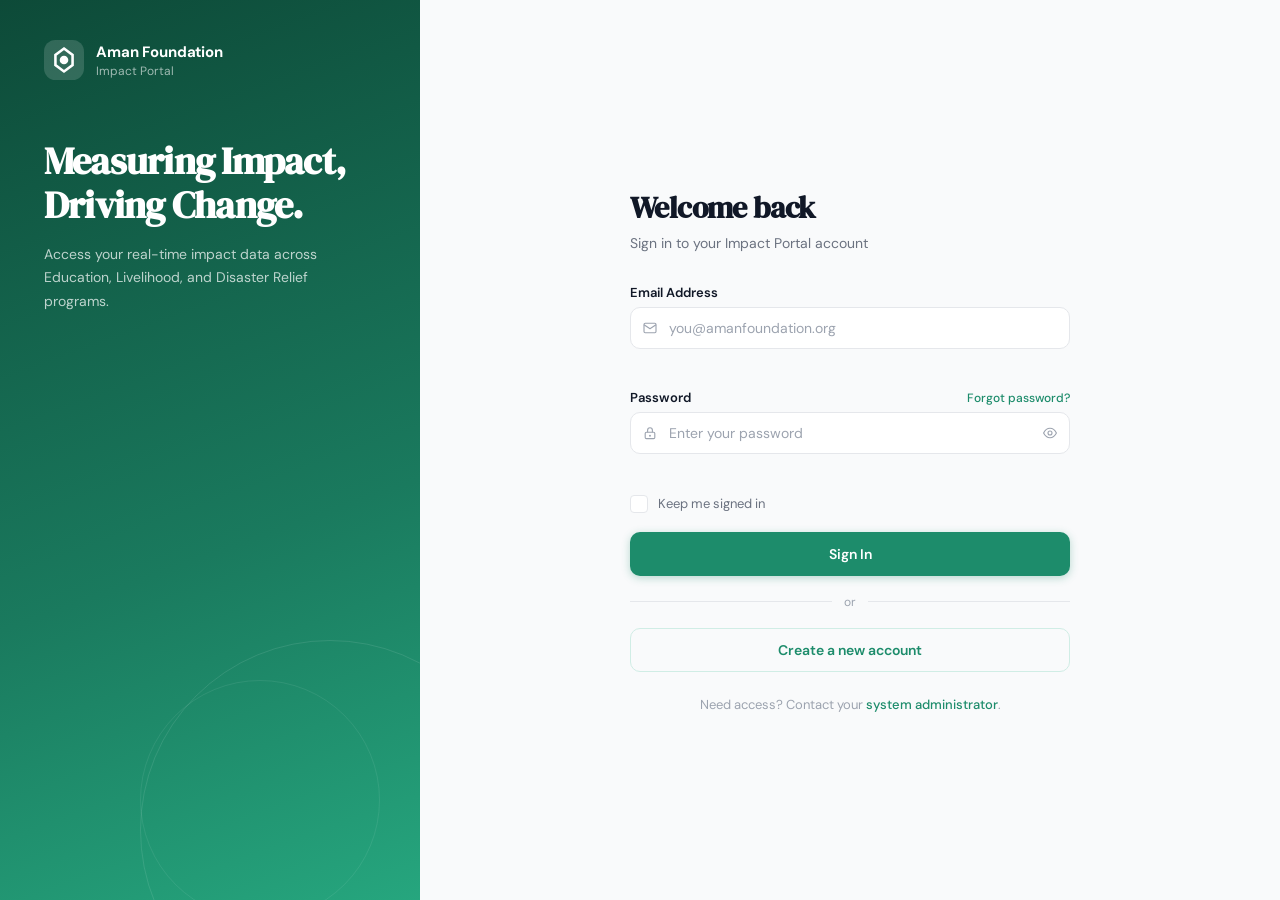
<file: index.html>
<!DOCTYPE html>
<html lang="en">
<head>
  <meta charset="UTF-8" />
  <meta name="viewport" content="width=device-width, initial-scale=1.0"/>
  <title>Aman Foundation — Login</title>
  <link rel="stylesheet" href="styles.css" />
  <link href="https://fonts.googleapis.com/css2?family=DM+Sans:wght@400;500;600;700&family=DM+Serif+Display&display=swap" rel="stylesheet"/>
</head>
<body>
  <div class="split-layout">

    <!-- LEFT PANEL -->
    <div class="brand-panel">
      <div class="brand-panel__inner">
        <div class="brand-logo">
          <div class="logo-icon">
            <svg viewBox="0 0 28 28" fill="none" xmlns="http://www.w3.org/2000/svg">
              <rect width="28" height="28" rx="8" fill="white" fill-opacity="0.15"/>
              <path d="M14 6L20 10.5V17.5L14 22L8 17.5V10.5L14 6Z" stroke="white" stroke-width="1.8" fill="none"/>
              <circle cx="14" cy="14" r="3" fill="white"/>
            </svg>
          </div>
          <div>
            <div class="brand-name">Aman Foundation</div>
            <div class="brand-subtitle">Impact Portal</div>
          </div>
        </div>

        <div class="brand-hero">
          <h1 class="brand-headline">Measuring Impact,<br/>Driving Change.</h1>
          <p class="brand-desc">Access your real-time impact data across Education, Livelihood, and Disaster Relief programs.</p>
        </div>


        <div class="brand-panel__decoration"></div>
      </div>
    </div>

    <!-- RIGHT PANEL -->
    <div class="form-panel">
      <div class="form-panel__inner">
        <div class="form-header">
          <h2 class="form-title">Welcome back</h2>
          <p class="form-subtitle">Sign in to your Impact Portal account</p>
        </div>

        <form class="auth-form" id="loginForm" novalidate>
          <div class="form-group">
            <label for="email">Email Address</label>
            <div class="input-wrapper">
              <span class="input-icon">
                <svg viewBox="0 0 20 20" fill="none"><path d="M2.5 5.5A1.5 1.5 0 0 1 4 4h12a1.5 1.5 0 0 1 1.5 1.5v9A1.5 1.5 0 0 1 16 16H4a1.5 1.5 0 0 1-1.5-1.5v-9Z" stroke="currentColor" stroke-width="1.4"/><path d="M2.5 6l7.1 4.7a.8.8 0 0 0 .8 0L17.5 6" stroke="currentColor" stroke-width="1.4"/></svg>
              </span>
              <input type="email" id="email" name="email" placeholder="you@amanfoundation.org" autocomplete="email"/>
              <span class="input-error-icon" aria-hidden="true">!</span>
            </div>
            <span class="field-error" id="emailError"></span>
          </div>

          <div class="form-group">
            <label for="password">
              Password
              <a href="#" class="forgot-link">Forgot password?</a>
            </label>
            <div class="input-wrapper">
              <span class="input-icon">
                <svg viewBox="0 0 20 20" fill="none"><rect x="4" y="9" width="12" height="8" rx="1.5" stroke="currentColor" stroke-width="1.4"/><path d="M7 9V6.5a3 3 0 0 1 6 0V9" stroke="currentColor" stroke-width="1.4"/><circle cx="10" cy="13.5" r="1.2" fill="currentColor"/></svg>
              </span>
              <input type="password" id="password" name="password" placeholder="Enter your password" autocomplete="current-password"/>
              <button type="button" class="toggle-password" id="togglePassword" aria-label="Toggle password visibility">
                <svg class="eye-icon" viewBox="0 0 20 20" fill="none"><path d="M2 10s3-6 8-6 8 6 8 6-3 6-8 6-8-6-8-6Z" stroke="currentColor" stroke-width="1.4"/><circle cx="10" cy="10" r="2.5" stroke="currentColor" stroke-width="1.4"/></svg>
                <svg class="eye-off-icon" viewBox="0 0 20 20" fill="none" style="display:none"><path d="M3 3l14 14M8.5 8.6A2.5 2.5 0 0 0 12.4 12.4M6.2 6.3C4.1 7.5 2.5 10 2.5 10s3 5.5 7.5 5.5c1.4 0 2.7-.4 3.8-1.1M10 4.5c4.1.2 7 5.5 7 5.5s-.7 1.3-2 2.7" stroke="currentColor" stroke-width="1.4" stroke-linecap="round"/></svg>
              </button>
            </div>
            <span class="field-error" id="passwordError"></span>
          </div>

          <div class="form-options">
            <label class="checkbox-label">
              <input type="checkbox" id="remember" name="remember"/>
              <span class="checkbox-custom"></span>
              Keep me signed in
            </label>
          </div>

          <button type="submit" class="btn-primary" id="loginBtn">
            <span class="btn-text">Sign In</span>
            <span class="btn-spinner" aria-hidden="true"></span>
          </button>

          <div class="form-divider"><span>or</span></div>

          <button type="button" class="btn-secondary" onclick="window.location.href='register.html'">
            Create a new account
          </button>
        </form>

        <p class="form-footer">
          Need access? Contact your <a href="#">system administrator</a>.
        </p>
      </div>
    </div>

  </div>

  <script src="auth.js"></script>
</body>
</html>
</file>
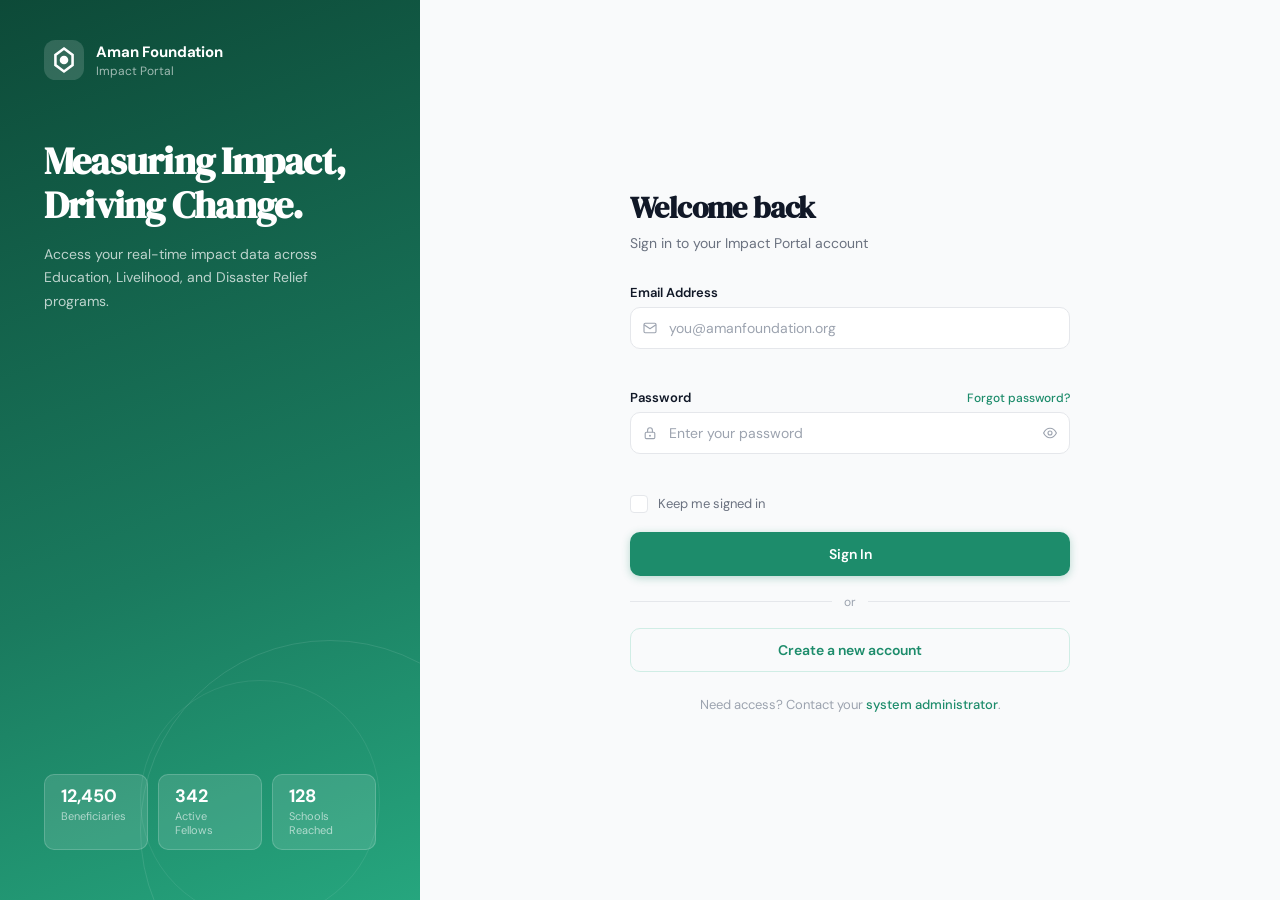
<file: login.html>
<!DOCTYPE html>
<html lang="en">
<head>
  <meta charset="UTF-8" />
  <meta name="viewport" content="width=device-width, initial-scale=1.0"/>
  <title>Aman Foundation — Login</title>
  <link rel="stylesheet" href="styles.css" />
  <link href="https://fonts.googleapis.com/css2?family=DM+Sans:wght@400;500;600;700&family=DM+Serif+Display&display=swap" rel="stylesheet"/>
</head>
<body>
  <div class="split-layout">

    <!-- LEFT PANEL -->
    <div class="brand-panel">
      <div class="brand-panel__inner">
        <div class="brand-logo">
          <div class="logo-icon">
            <svg viewBox="0 0 28 28" fill="none" xmlns="http://www.w3.org/2000/svg">
              <rect width="28" height="28" rx="8" fill="white" fill-opacity="0.15"/>
              <path d="M14 6L20 10.5V17.5L14 22L8 17.5V10.5L14 6Z" stroke="white" stroke-width="1.8" fill="none"/>
              <circle cx="14" cy="14" r="3" fill="white"/>
            </svg>
          </div>
          <div>
            <div class="brand-name">Aman Foundation</div>
            <div class="brand-subtitle">Impact Portal</div>
          </div>
        </div>

        <div class="brand-hero">
          <h1 class="brand-headline">Measuring Impact,<br/>Driving Change.</h1>
          <p class="brand-desc">Access your real-time impact data across Education, Livelihood, and Disaster Relief programs.</p>
        </div>

        <div class="stats-row">
          <div class="stat-chip">
            <span class="stat-num">12,450</span>
            <span class="stat-label">Beneficiaries</span>
          </div>
          <div class="stat-chip">
            <span class="stat-num">342</span>
            <span class="stat-label">Active Fellows</span>
          </div>
          <div class="stat-chip">
            <span class="stat-num">128</span>
            <span class="stat-label">Schools Reached</span>
          </div>
        </div>

        <div class="brand-panel__decoration"></div>
      </div>
    </div>

    <!-- RIGHT PANEL -->
    <div class="form-panel">
      <div class="form-panel__inner">
        <div class="form-header">
          <h2 class="form-title">Welcome back</h2>
          <p class="form-subtitle">Sign in to your Impact Portal account</p>
        </div>

        <form class="auth-form" id="loginForm" novalidate>
          <div class="form-group">
            <label for="email">Email Address</label>
            <div class="input-wrapper">
              <span class="input-icon">
                <svg viewBox="0 0 20 20" fill="none"><path d="M2.5 5.5A1.5 1.5 0 0 1 4 4h12a1.5 1.5 0 0 1 1.5 1.5v9A1.5 1.5 0 0 1 16 16H4a1.5 1.5 0 0 1-1.5-1.5v-9Z" stroke="currentColor" stroke-width="1.4"/><path d="M2.5 6l7.1 4.7a.8.8 0 0 0 .8 0L17.5 6" stroke="currentColor" stroke-width="1.4"/></svg>
              </span>
              <input type="email" id="email" name="email" placeholder="you@amanfoundation.org" autocomplete="email"/>
              <span class="input-error-icon" aria-hidden="true">!</span>
            </div>
            <span class="field-error" id="emailError"></span>
          </div>

          <div class="form-group">
            <label for="password">
              Password
              <a href="#" class="forgot-link">Forgot password?</a>
            </label>
            <div class="input-wrapper">
              <span class="input-icon">
                <svg viewBox="0 0 20 20" fill="none"><rect x="4" y="9" width="12" height="8" rx="1.5" stroke="currentColor" stroke-width="1.4"/><path d="M7 9V6.5a3 3 0 0 1 6 0V9" stroke="currentColor" stroke-width="1.4"/><circle cx="10" cy="13.5" r="1.2" fill="currentColor"/></svg>
              </span>
              <input type="password" id="password" name="password" placeholder="Enter your password" autocomplete="current-password"/>
              <button type="button" class="toggle-password" id="togglePassword" aria-label="Toggle password visibility">
                <svg class="eye-icon" viewBox="0 0 20 20" fill="none"><path d="M2 10s3-6 8-6 8 6 8 6-3 6-8 6-8-6-8-6Z" stroke="currentColor" stroke-width="1.4"/><circle cx="10" cy="10" r="2.5" stroke="currentColor" stroke-width="1.4"/></svg>
                <svg class="eye-off-icon" viewBox="0 0 20 20" fill="none" style="display:none"><path d="M3 3l14 14M8.5 8.6A2.5 2.5 0 0 0 12.4 12.4M6.2 6.3C4.1 7.5 2.5 10 2.5 10s3 5.5 7.5 5.5c1.4 0 2.7-.4 3.8-1.1M10 4.5c4.1.2 7 5.5 7 5.5s-.7 1.3-2 2.7" stroke="currentColor" stroke-width="1.4" stroke-linecap="round"/></svg>
              </button>
            </div>
            <span class="field-error" id="passwordError"></span>
          </div>

          <div class="form-options">
            <label class="checkbox-label">
              <input type="checkbox" id="remember" name="remember"/>
              <span class="checkbox-custom"></span>
              Keep me signed in
            </label>
          </div>

          <button type="submit" class="btn-primary" id="loginBtn">
            <span class="btn-text">Sign In</span>
            <span class="btn-spinner" aria-hidden="true"></span>
          </button>

          <div class="form-divider"><span>or</span></div>

          <button type="button" class="btn-secondary" onclick="window.location.href='register.html'">
            Create a new account
          </button>
        </form>

        <p class="form-footer">
          Need access? Contact your <a href="#">system administrator</a>.
        </p>
      </div>
    </div>

  </div>

  <script src="auth.js"></script>
</body>
</html>
</file>
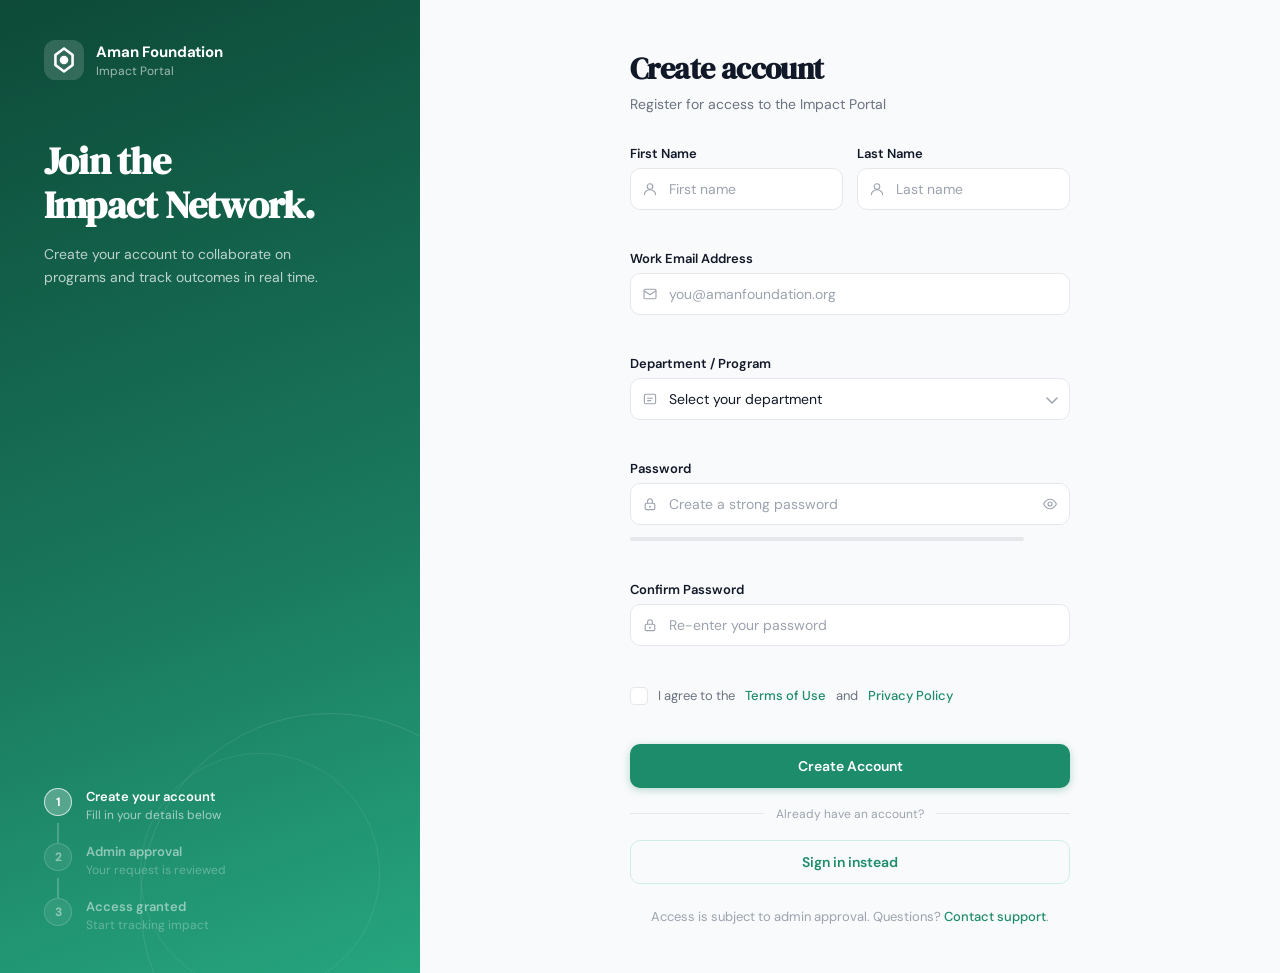
<file: register.html>
<!DOCTYPE html>
<html lang="en">
<head>
  <meta charset="UTF-8" />
  <meta name="viewport" content="width=device-width, initial-scale=1.0"/>
  <title>Aman Foundation — Create Account</title>
  <link rel="stylesheet" href="styles.css" />
  <link href="https://fonts.googleapis.com/css2?family=DM+Sans:wght@400;500;600;700&family=DM+Serif+Display&display=swap" rel="stylesheet"/>
</head>
<body>
  <div class="split-layout register-layout">

    <!-- LEFT PANEL -->
    <div class="brand-panel">
      <div class="brand-panel__inner">
        <div class="brand-logo">
          <div class="logo-icon">
            <svg viewBox="0 0 28 28" fill="none" xmlns="http://www.w3.org/2000/svg">
              <rect width="28" height="28" rx="8" fill="white" fill-opacity="0.15"/>
              <path d="M14 6L20 10.5V17.5L14 22L8 17.5V10.5L14 6Z" stroke="white" stroke-width="1.8" fill="none"/>
              <circle cx="14" cy="14" r="3" fill="white"/>
            </svg>
          </div>
          <div>
            <div class="brand-name">Aman Foundation</div>
            <div class="brand-subtitle">Impact Portal</div>
          </div>
        </div>

        <div class="brand-hero">
          <h1 class="brand-headline">Join the<br/>Impact Network.</h1>
          <p class="brand-desc">Create your account to collaborate on programs and track outcomes in real time.</p>
        </div>

        <div class="onboard-steps">
          <div class="step active">
            <div class="step-dot">1</div>
            <div>
              <div class="step-title">Create your account</div>
              <div class="step-desc">Fill in your details below</div>
            </div>
          </div>
          <div class="step-connector"></div>
          <div class="step">
            <div class="step-dot">2</div>
            <div>
              <div class="step-title">Admin approval</div>
              <div class="step-desc">Your request is reviewed</div>
            </div>
          </div>
          <div class="step-connector"></div>
          <div class="step">
            <div class="step-dot">3</div>
            <div>
              <div class="step-title">Access granted</div>
              <div class="step-desc">Start tracking impact</div>
            </div>
          </div>
        </div>

        <div class="brand-panel__decoration"></div>
      </div>
    </div>

    <!-- RIGHT PANEL -->
    <div class="form-panel">
      <div class="form-panel__inner">
        <div class="form-header">
          <h2 class="form-title">Create account</h2>
          <p class="form-subtitle">Register for access to the Impact Portal</p>
        </div>

        <form class="auth-form" id="registerForm" novalidate>

          <div class="form-row">
            <div class="form-group">
              <label for="firstName">First Name</label>
              <div class="input-wrapper">
                <span class="input-icon">
                  <svg viewBox="0 0 20 20" fill="none"><circle cx="10" cy="7" r="3.5" stroke="currentColor" stroke-width="1.4"/><path d="M3 17c0-3.3 3.1-6 7-6s7 2.7 7 6" stroke="currentColor" stroke-width="1.4" stroke-linecap="round"/></svg>
                </span>
                <input type="text" id="firstName" name="firstName" placeholder="First name" autocomplete="given-name"/>
                <span class="input-error-icon" aria-hidden="true">!</span>
              </div>
              <span class="field-error" id="firstNameError"></span>
            </div>

            <div class="form-group">
              <label for="lastName">Last Name</label>
              <div class="input-wrapper">
                <span class="input-icon">
                  <svg viewBox="0 0 20 20" fill="none"><circle cx="10" cy="7" r="3.5" stroke="currentColor" stroke-width="1.4"/><path d="M3 17c0-3.3 3.1-6 7-6s7 2.7 7 6" stroke="currentColor" stroke-width="1.4" stroke-linecap="round"/></svg>
                </span>
                <input type="text" id="lastName" name="lastName" placeholder="Last name" autocomplete="family-name"/>
                <span class="input-error-icon" aria-hidden="true">!</span>
              </div>
              <span class="field-error" id="lastNameError"></span>
            </div>
          </div>

          <div class="form-group">
            <label for="regEmail">Work Email Address</label>
            <div class="input-wrapper">
              <span class="input-icon">
                <svg viewBox="0 0 20 20" fill="none"><path d="M2.5 5.5A1.5 1.5 0 0 1 4 4h12a1.5 1.5 0 0 1 1.5 1.5v9A1.5 1.5 0 0 1 16 16H4a1.5 1.5 0 0 1-1.5-1.5v-9Z" stroke="currentColor" stroke-width="1.4"/><path d="M2.5 6l7.1 4.7a.8.8 0 0 0 .8 0L17.5 6" stroke="currentColor" stroke-width="1.4"/></svg>
              </span>
              <input type="email" id="regEmail" name="email" placeholder="you@amanfoundation.org" autocomplete="email"/>
              <span class="input-error-icon" aria-hidden="true">!</span>
            </div>
            <span class="field-error" id="regEmailError"></span>
          </div>

          <div class="form-group">
            <label for="department">Department / Program</label>
            <div class="input-wrapper select-wrapper">
              <span class="input-icon">
                <svg viewBox="0 0 20 20" fill="none"><rect x="3" y="4" width="14" height="12" rx="1.5" stroke="currentColor" stroke-width="1.4"/><path d="M7 9h6M7 12h4" stroke="currentColor" stroke-width="1.4" stroke-linecap="round"/></svg>
              </span>
              <select id="department" name="department">
                <option value="" disabled selected>Select your department</option>
                <option value="education">Education</option>
                <option value="livelihood">Livelihood</option>
                <option value="disaster-relief">Disaster Relief</option>
                <option value="hr">HR Management</option>
                <option value="admin">Admin &amp; Access</option>
              </select>
              <span class="select-arrow">
                <svg viewBox="0 0 12 8" fill="none"><path d="M1 1l5 5 5-5" stroke="currentColor" stroke-width="1.5" stroke-linecap="round"/></svg>
              </span>
            </div>
            <span class="field-error" id="departmentError"></span>
          </div>

          <div class="form-group">
            <label for="regPassword">Password</label>
            <div class="input-wrapper">
              <span class="input-icon">
                <svg viewBox="0 0 20 20" fill="none"><rect x="4" y="9" width="12" height="8" rx="1.5" stroke="currentColor" stroke-width="1.4"/><path d="M7 9V6.5a3 3 0 0 1 6 0V9" stroke="currentColor" stroke-width="1.4"/><circle cx="10" cy="13.5" r="1.2" fill="currentColor"/></svg>
              </span>
              <input type="password" id="regPassword" name="password" placeholder="Create a strong password" autocomplete="new-password"/>
              <button type="button" class="toggle-password" id="toggleRegPassword" aria-label="Toggle password visibility">
                <svg class="eye-icon" viewBox="0 0 20 20" fill="none"><path d="M2 10s3-6 8-6 8 6 8 6-3 6-8 6-8-6-8-6Z" stroke="currentColor" stroke-width="1.4"/><circle cx="10" cy="10" r="2.5" stroke="currentColor" stroke-width="1.4"/></svg>
                <svg class="eye-off-icon" viewBox="0 0 20 20" fill="none" style="display:none"><path d="M3 3l14 14M8.5 8.6A2.5 2.5 0 0 0 12.4 12.4M6.2 6.3C4.1 7.5 2.5 10 2.5 10s3 5.5 7.5 5.5c1.4 0 2.7-.4 3.8-1.1M10 4.5c4.1.2 7 5.5 7 5.5s-.7 1.3-2 2.7" stroke="currentColor" stroke-width="1.4" stroke-linecap="round"/></svg>
              </button>
            </div>
            <div class="password-strength" id="strengthBar">
              <div class="strength-track"><div class="strength-fill" id="strengthFill"></div></div>
              <span class="strength-label" id="strengthLabel"></span>
            </div>
            <span class="field-error" id="regPasswordError"></span>
          </div>

          <div class="form-group">
            <label for="confirmPassword">Confirm Password</label>
            <div class="input-wrapper">
              <span class="input-icon">
                <svg viewBox="0 0 20 20" fill="none"><rect x="4" y="9" width="12" height="8" rx="1.5" stroke="currentColor" stroke-width="1.4"/><path d="M7 9V6.5a3 3 0 0 1 6 0V9" stroke="currentColor" stroke-width="1.4"/><circle cx="10" cy="13.5" r="1.2" fill="currentColor"/></svg>
              </span>
              <input type="password" id="confirmPassword" name="confirmPassword" placeholder="Re-enter your password" autocomplete="new-password"/>
              <span class="input-error-icon" aria-hidden="true">!</span>
            </div>
            <span class="field-error" id="confirmPasswordError"></span>
          </div>

          <div class="form-options">
            <label class="checkbox-label">
              <input type="checkbox" id="terms" name="terms"/>
              <span class="checkbox-custom"></span>
              I agree to the <a href="#">Terms of Use</a> and <a href="#">Privacy Policy</a>
            </label>
            <span class="field-error" id="termsError"></span>
          </div>

          <button type="submit" class="btn-primary" id="registerBtn">
            <span class="btn-text">Create Account</span>
            <span class="btn-spinner" aria-hidden="true"></span>
          </button>

          <div class="form-divider"><span>Already have an account?</span></div>

          <button type="button" class="btn-secondary" onclick="window.location.href='login.html'">
            Sign in instead
          </button>
        </form>

        <p class="form-footer">
          Access is subject to admin approval. Questions? <a href="#">Contact support</a>.
        </p>
      </div>
    </div>

  </div>

  <!-- Success Modal -->
  <div class="modal-overlay" id="successModal">
    <div class="modal-card">
      <div class="modal-icon">
        <svg viewBox="0 0 48 48" fill="none"><circle cx="24" cy="24" r="22" stroke="#1a7a5e" stroke-width="2"/><path d="M14 24l7 7 13-14" stroke="#1a7a5e" stroke-width="2.5" stroke-linecap="round" stroke-linejoin="round"/></svg>
      </div>
      <h3 class="modal-title">Request Submitted!</h3>
      <p class="modal-desc">Your account request has been sent to the admin for approval. You'll receive an email once access is granted.</p>
      <button class="btn-primary" onclick="window.location.href='login.html'">Back to Sign In</button>
    </div>
  </div>

  <script src="auth.js"></script>
</body>
</html>
</file>
<file: styles.css>
/* ============================================================
   Aman Foundation — Auth Pages Stylesheet
   Matches Impact Portal dashboard palette & design language
   ============================================================ */

*, *::before, *::after { box-sizing: border-box; margin: 0; padding: 0; }

:root {
  --brand-dark:    #0d4a38;
  --brand-mid:     #1a7a5e;
  --brand-primary: #1d8c6b;
  --brand-light:   #26a67e;
  --brand-accent:  #2ec090;
  --brand-tint:    #e8f6f2;
  --brand-tint2:   #d0ede5;

  --text-primary:   #111827;
  --text-secondary: #6b7280;
  --text-muted:     #9ca3af;

  --surface:        #ffffff;
  --surface-alt:    #f9fafb;
  --border:         #e5e7eb;
  --border-focus:   #1d8c6b;

  --error:          #dc2626;
  --error-tint:     #fef2f2;
  --success:        #059669;

  --radius-sm:  6px;
  --radius-md:  10px;
  --radius-lg:  16px;
  --radius-xl:  24px;

  --shadow-sm:  0 1px 3px rgba(0,0,0,.08), 0 1px 2px rgba(0,0,0,.04);
  --shadow-md:  0 4px 16px rgba(0,0,0,.10);
  --shadow-lg:  0 8px 40px rgba(0,0,0,.14);

  --font-body:    'DM Sans', sans-serif;
  --font-display: 'DM Serif Display', serif;
}

html, body {
  height: 100%;
  font-family: var(--font-body);
  color: var(--text-primary);
  background: var(--surface-alt);
  -webkit-font-smoothing: antialiased;
}

/* ── Layout ─────────────────────────────────────────────── */
.split-layout {
  display: flex;
  min-height: 100vh;
}

/* ── Brand Panel (Left) ──────────────────────────────────── */
.brand-panel {
  width: 420px;
  min-width: 340px;
  flex-shrink: 0;
  background: linear-gradient(160deg, var(--brand-dark) 0%, var(--brand-mid) 60%, var(--brand-light) 100%);
  position: relative;
  overflow: hidden;
  display: flex;
  flex-direction: column;
}

.brand-panel__inner {
  position: relative;
  z-index: 2;
  padding: 40px 44px;
  display: flex;
  flex-direction: column;
  height: 100%;
  min-height: 100vh;
}

/* Decorative circles */
.brand-panel__decoration {
  position: absolute;
  inset: 0;
  z-index: 0;
  pointer-events: none;
}
.brand-panel__decoration::before {
  content: '';
  position: absolute;
  width: 380px;
  height: 380px;
  border-radius: 50%;
  border: 1px solid rgba(255,255,255,.10);
  bottom: -120px;
  right: -100px;
}
.brand-panel__decoration::after {
  content: '';
  position: absolute;
  width: 240px;
  height: 240px;
  border-radius: 50%;
  border: 1px solid rgba(255,255,255,.08);
  bottom: -20px;
  right: 40px;
}

/* Logo */
.brand-logo {
  display: flex;
  align-items: center;
  gap: 12px;
  margin-bottom: 60px;
}
.logo-icon {
  width: 40px;
  height: 40px;
  flex-shrink: 0;
}
.logo-icon svg { width: 100%; height: 100%; }
.brand-name {
  font-size: 15px;
  font-weight: 700;
  color: #ffffff;
  letter-spacing: -0.01em;
}
.brand-subtitle {
  font-size: 12px;
  color: rgba(255,255,255,.6);
  margin-top: 1px;
}

/* Hero text */
.brand-hero { flex: 1; }
.brand-headline {
  font-family: var(--font-display);
  font-size: 38px;
  line-height: 1.15;
  color: #ffffff;
  margin-bottom: 16px;
  letter-spacing: -0.02em;
}
.brand-desc {
  font-size: 14px;
  line-height: 1.65;
  color: rgba(255,255,255,.72);
  max-width: 300px;
}

/* Stats row */
.stats-row {
  display: flex;
  gap: 10px;
  margin-top: 44px;
  margin-bottom: 10px;
  flex-wrap: wrap;
}
.stat-chip {
  background: rgba(255,255,255,.12);
  border: 1px solid rgba(255,255,255,.18);
  border-radius: var(--radius-md);
  padding: 12px 16px;
  flex: 1;
  min-width: 80px;
}
.stat-num {
  display: block;
  font-size: 18px;
  font-weight: 700;
  color: #ffffff;
  line-height: 1;
  margin-bottom: 4px;
}
.stat-label {
  display: block;
  font-size: 11px;
  color: rgba(255,255,255,.6);
}

/* Onboarding Steps (register) */
.onboard-steps {
  margin-top: 48px;
  display: flex;
  flex-direction: column;
  gap: 0;
}
.step {
  display: flex;
  align-items: flex-start;
  gap: 14px;
  opacity: .5;
  transition: opacity .2s;
}
.step.active { opacity: 1; }
.step-dot {
  width: 28px;
  height: 28px;
  border-radius: 50%;
  background: rgba(255,255,255,.15);
  border: 1.5px solid rgba(255,255,255,.35);
  display: flex;
  align-items: center;
  justify-content: center;
  font-size: 12px;
  font-weight: 700;
  color: #fff;
  flex-shrink: 0;
}
.step.active .step-dot {
  background: rgba(255,255,255,.25);
  border-color: rgba(255,255,255,.7);
}
.step-title {
  font-size: 13px;
  font-weight: 600;
  color: #fff;
  margin-bottom: 2px;
}
.step-desc {
  font-size: 12px;
  color: rgba(255,255,255,.6);
}
.step-connector {
  width: 1.5px;
  height: 20px;
  background: rgba(255,255,255,.2);
  margin-left: 13px;
}

/* ── Form Panel (Right) ──────────────────────────────────── */
.form-panel {
  flex: 1;
  display: flex;
  align-items: center;
  justify-content: center;
  padding: 48px 32px;
  overflow-y: auto;
}

.form-panel__inner {
  width: 100%;
  max-width: 440px;
}

.form-header {
  margin-bottom: 32px;
}
.form-title {
  font-family: var(--font-display);
  font-size: 30px;
  color: var(--text-primary);
  letter-spacing: -0.02em;
  margin-bottom: 6px;
}
.form-subtitle {
  font-size: 14px;
  color: var(--text-secondary);
}

/* ── Form Elements ───────────────────────────────────────── */
.auth-form {
  display: flex;
  flex-direction: column;
  gap: 18px;
}

.form-row {
  display: grid;
  grid-template-columns: 1fr 1fr;
  gap: 14px;
}

.form-group {
  display: flex;
  flex-direction: column;
  gap: 6px;
}

.form-group label {
  display: flex;
  align-items: center;
  justify-content: space-between;
  font-size: 13px;
  font-weight: 600;
  color: var(--text-primary);
}

.forgot-link {
  font-size: 12px;
  font-weight: 500;
  color: var(--brand-primary);
  text-decoration: none;
  transition: color .15s;
}
.forgot-link:hover { color: var(--brand-dark); text-decoration: underline; }

/* Input wrapper */
.input-wrapper {
  position: relative;
  display: flex;
  align-items: center;
}

.input-icon {
  position: absolute;
  left: 12px;
  display: flex;
  align-items: center;
  color: var(--text-muted);
  pointer-events: none;
  transition: color .15s;
}
.input-icon svg { width: 16px; height: 16px; }

.input-wrapper input,
.input-wrapper select {
  width: 100%;
  padding: 11px 40px 11px 38px;
  border: 1.5px solid var(--border);
  border-radius: var(--radius-md);
  font-family: var(--font-body);
  font-size: 14px;
  color: var(--text-primary);
  background: var(--surface);
  transition: border-color .15s, box-shadow .15s, background .15s;
  outline: none;
  appearance: none;
  -webkit-appearance: none;
}

.input-wrapper input::placeholder { color: var(--text-muted); }

.input-wrapper input:focus,
.input-wrapper select:focus {
  border-color: var(--border-focus);
  box-shadow: 0 0 0 3px rgba(29,140,107,.12);
  background: var(--surface);
}
.input-wrapper:focus-within .input-icon { color: var(--brand-primary); }

/* Error state */
.input-wrapper.has-error input,
.input-wrapper.has-error select {
  border-color: var(--error);
  background: var(--error-tint);
}
.input-wrapper.has-error .input-icon { color: var(--error); }

.input-error-icon {
  position: absolute;
  right: 12px;
  width: 18px;
  height: 18px;
  border-radius: 50%;
  background: var(--error);
  color: #fff;
  font-size: 11px;
  font-weight: 700;
  display: none;
  align-items: center;
  justify-content: center;
}
.input-wrapper.has-error .input-error-icon { display: flex; }

/* Valid state */
.input-wrapper.is-valid input {
  border-color: var(--success);
}

.field-error {
  font-size: 12px;
  color: var(--error);
  min-height: 16px;
  display: block;
}

/* Toggle password button */
.toggle-password {
  position: absolute;
  right: 12px;
  background: none;
  border: none;
  cursor: pointer;
  color: var(--text-muted);
  display: flex;
  align-items: center;
  padding: 0;
  transition: color .15s;
}
.toggle-password:hover { color: var(--text-secondary); }
.toggle-password svg { width: 16px; height: 16px; }

/* Select */
.select-wrapper select { padding-right: 40px; cursor: pointer; }
.select-arrow {
  position: absolute;
  right: 12px;
  pointer-events: none;
  color: var(--text-muted);
}
.select-arrow svg { width: 12px; height: 8px; }

/* Password strength */
.password-strength {
  display: flex;
  align-items: center;
  gap: 10px;
  margin-top: 6px;
}
.strength-track {
  flex: 1;
  height: 4px;
  background: var(--border);
  border-radius: 99px;
  overflow: hidden;
}
.strength-fill {
  height: 100%;
  width: 0;
  border-radius: 99px;
  transition: width .3s ease, background .3s ease;
}
.strength-fill.weak   { width: 33%; background: #ef4444; }
.strength-fill.fair   { width: 66%; background: #f59e0b; }
.strength-fill.strong { width: 100%; background: var(--success); }
.strength-label {
  font-size: 11px;
  font-weight: 600;
  min-width: 36px;
  color: var(--text-muted);
}
.strength-label.weak   { color: #ef4444; }
.strength-label.fair   { color: #f59e0b; }
.strength-label.strong { color: var(--success); }

/* Form options / checkbox */
.form-options {
  display: flex;
  flex-direction: column;
  gap: 4px;
}
.checkbox-label {
  display: flex;
  align-items: flex-start;
  gap: 10px;
  font-size: 13px;
  color: var(--text-secondary);
  cursor: pointer;
  line-height: 1.5;
}
.checkbox-label input[type="checkbox"] { display: none; }
.checkbox-custom {
  flex-shrink: 0;
  width: 18px;
  height: 18px;
  margin-top: 1px;
  border: 1.5px solid var(--border);
  border-radius: 4px;
  background: var(--surface);
  display: flex;
  align-items: center;
  justify-content: center;
  transition: background .15s, border-color .15s;
}
.checkbox-label input:checked + .checkbox-custom {
  background: var(--brand-primary);
  border-color: var(--brand-primary);
}
.checkbox-label input:checked + .checkbox-custom::after {
  content: '';
  display: block;
  width: 5px;
  height: 9px;
  border: 2px solid #fff;
  border-top: none;
  border-left: none;
  transform: rotate(45deg) translate(-1px, -1px);
}
.checkbox-label a {
  color: var(--brand-primary);
  text-decoration: none;
  font-weight: 500;
}
.checkbox-label a:hover { text-decoration: underline; }

/* ── Buttons ─────────────────────────────────────────────── */
.btn-primary {
  display: flex;
  align-items: center;
  justify-content: center;
  gap: 8px;
  width: 100%;
  padding: 13px 20px;
  background: var(--brand-primary);
  color: #ffffff;
  font-family: var(--font-body);
  font-size: 14px;
  font-weight: 600;
  border: none;
  border-radius: var(--radius-md);
  cursor: pointer;
  transition: background .15s, transform .1s, box-shadow .15s;
  box-shadow: 0 2px 8px rgba(29,140,107,.3);
  position: relative;
}
.btn-primary:hover {
  background: var(--brand-dark);
  box-shadow: 0 4px 16px rgba(29,140,107,.35);
  transform: translateY(-1px);
}
.btn-primary:active { transform: translateY(0); }
.btn-primary.loading .btn-text { opacity: 0; }
.btn-primary.loading .btn-spinner { display: block; }

.btn-spinner {
  display: none;
  position: absolute;
  width: 18px;
  height: 18px;
  border: 2px solid rgba(255,255,255,.3);
  border-top-color: #fff;
  border-radius: 50%;
  animation: spin .7s linear infinite;
}

.btn-secondary {
  display: flex;
  align-items: center;
  justify-content: center;
  width: 100%;
  padding: 12px 20px;
  background: transparent;
  color: var(--brand-primary);
  font-family: var(--font-body);
  font-size: 14px;
  font-weight: 600;
  border: 1.5px solid var(--brand-tint2);
  border-radius: var(--radius-md);
  cursor: pointer;
  transition: background .15s, border-color .15s;
}
.btn-secondary:hover {
  background: var(--brand-tint);
  border-color: var(--brand-primary);
}

/* Divider */
.form-divider {
  display: flex;
  align-items: center;
  gap: 12px;
  color: var(--text-muted);
  font-size: 12px;
}
.form-divider::before,
.form-divider::after {
  content: '';
  flex: 1;
  height: 1px;
  background: var(--border);
}

.form-footer {
  margin-top: 24px;
  font-size: 13px;
  color: var(--text-muted);
  text-align: center;
}
.form-footer a {
  color: var(--brand-primary);
  text-decoration: none;
  font-weight: 500;
}
.form-footer a:hover { text-decoration: underline; }

/* ── Success Modal ───────────────────────────────────────── */
.modal-overlay {
  position: fixed;
  inset: 0;
  background: rgba(0,0,0,.4);
  backdrop-filter: blur(4px);
  display: none;
  align-items: center;
  justify-content: center;
  z-index: 100;
  padding: 24px;
}
.modal-overlay.active { display: flex; }
.modal-card {
  background: var(--surface);
  border-radius: var(--radius-xl);
  padding: 48px 40px;
  max-width: 380px;
  width: 100%;
  text-align: center;
  box-shadow: var(--shadow-lg);
  animation: scaleIn .25s ease;
}
.modal-icon {
  display: flex;
  justify-content: center;
  margin-bottom: 20px;
}
.modal-icon svg { width: 64px; height: 64px; }
.modal-title {
  font-family: var(--font-display);
  font-size: 24px;
  color: var(--text-primary);
  margin-bottom: 10px;
}
.modal-desc {
  font-size: 14px;
  color: var(--text-secondary);
  line-height: 1.6;
  margin-bottom: 28px;
}

/* ── Animations ──────────────────────────────────────────── */
@keyframes spin {
  to { transform: rotate(360deg); }
}
@keyframes scaleIn {
  from { opacity: 0; transform: scale(.94); }
  to   { opacity: 1; transform: scale(1); }
}

/* Page entry animation */
.form-panel__inner {
  animation: fadeUp .4s ease both;
}
@keyframes fadeUp {
  from { opacity: 0; transform: translateY(16px); }
  to   { opacity: 1; transform: translateY(0); }
}

/* ── Responsive ──────────────────────────────────────────── */
@media (max-width: 800px) {
  .split-layout { flex-direction: column; }
  .brand-panel  { width: 100%; min-height: 260px; }
  .brand-panel__inner { padding: 32px 28px; min-height: unset; }
  .brand-headline { font-size: 28px; }
  .stats-row, .onboard-steps { display: none; }
  .brand-hero { flex: unset; }
  .brand-logo { margin-bottom: 24px; }
  .form-panel { padding: 32px 20px; }
  .form-row   { grid-template-columns: 1fr; gap: 18px; }
}
</file>
